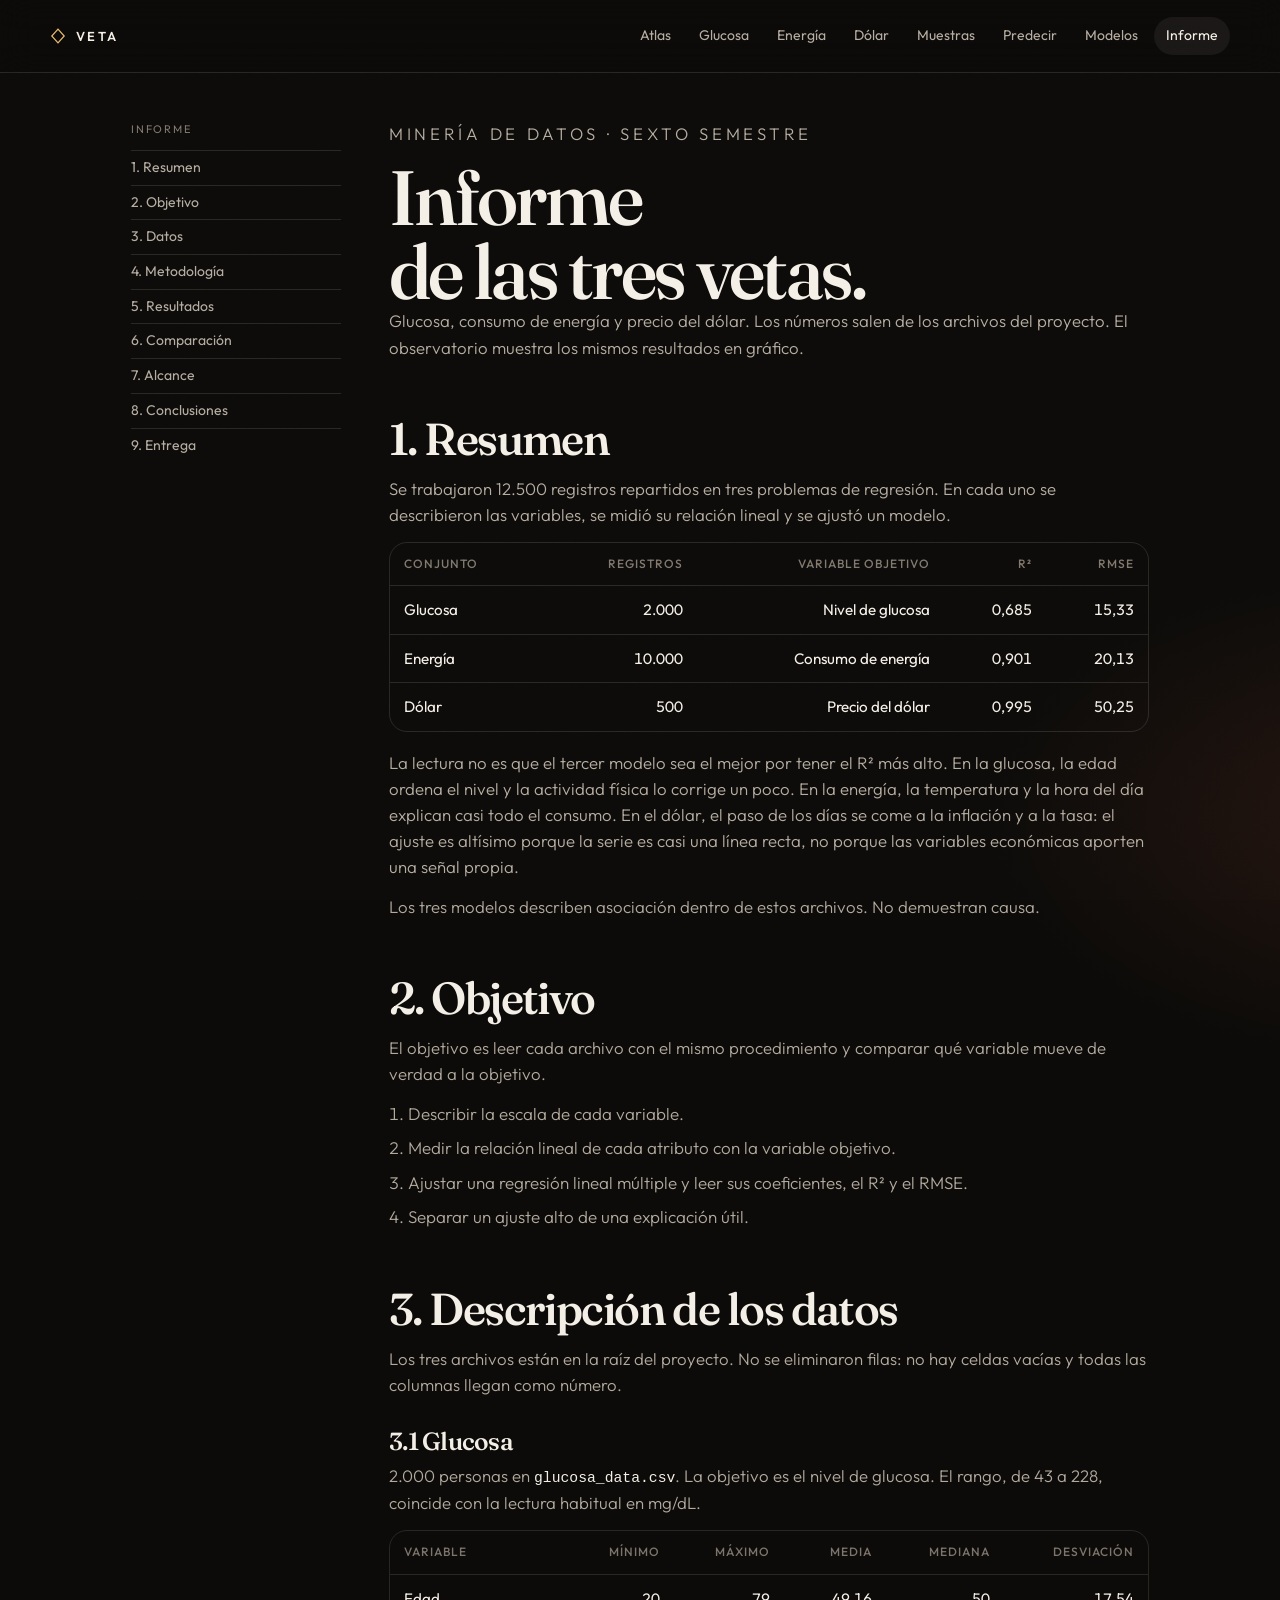
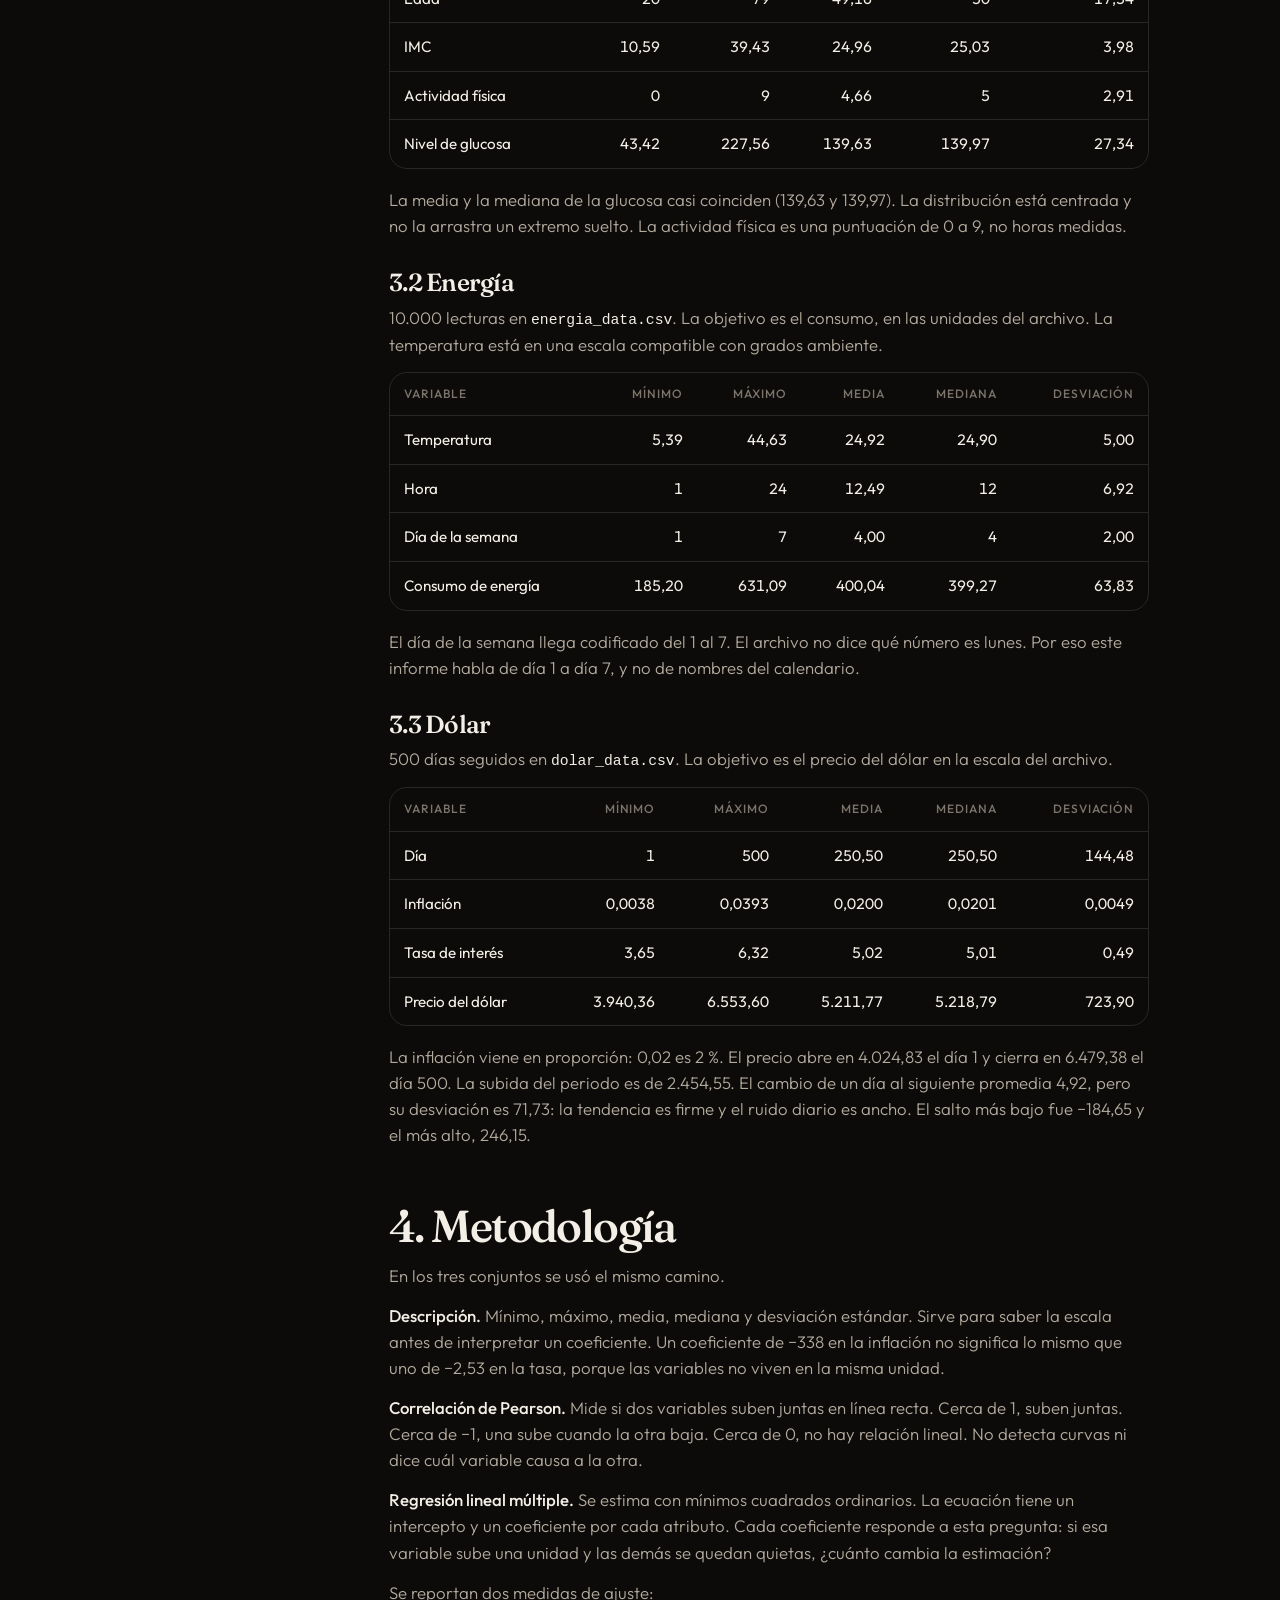
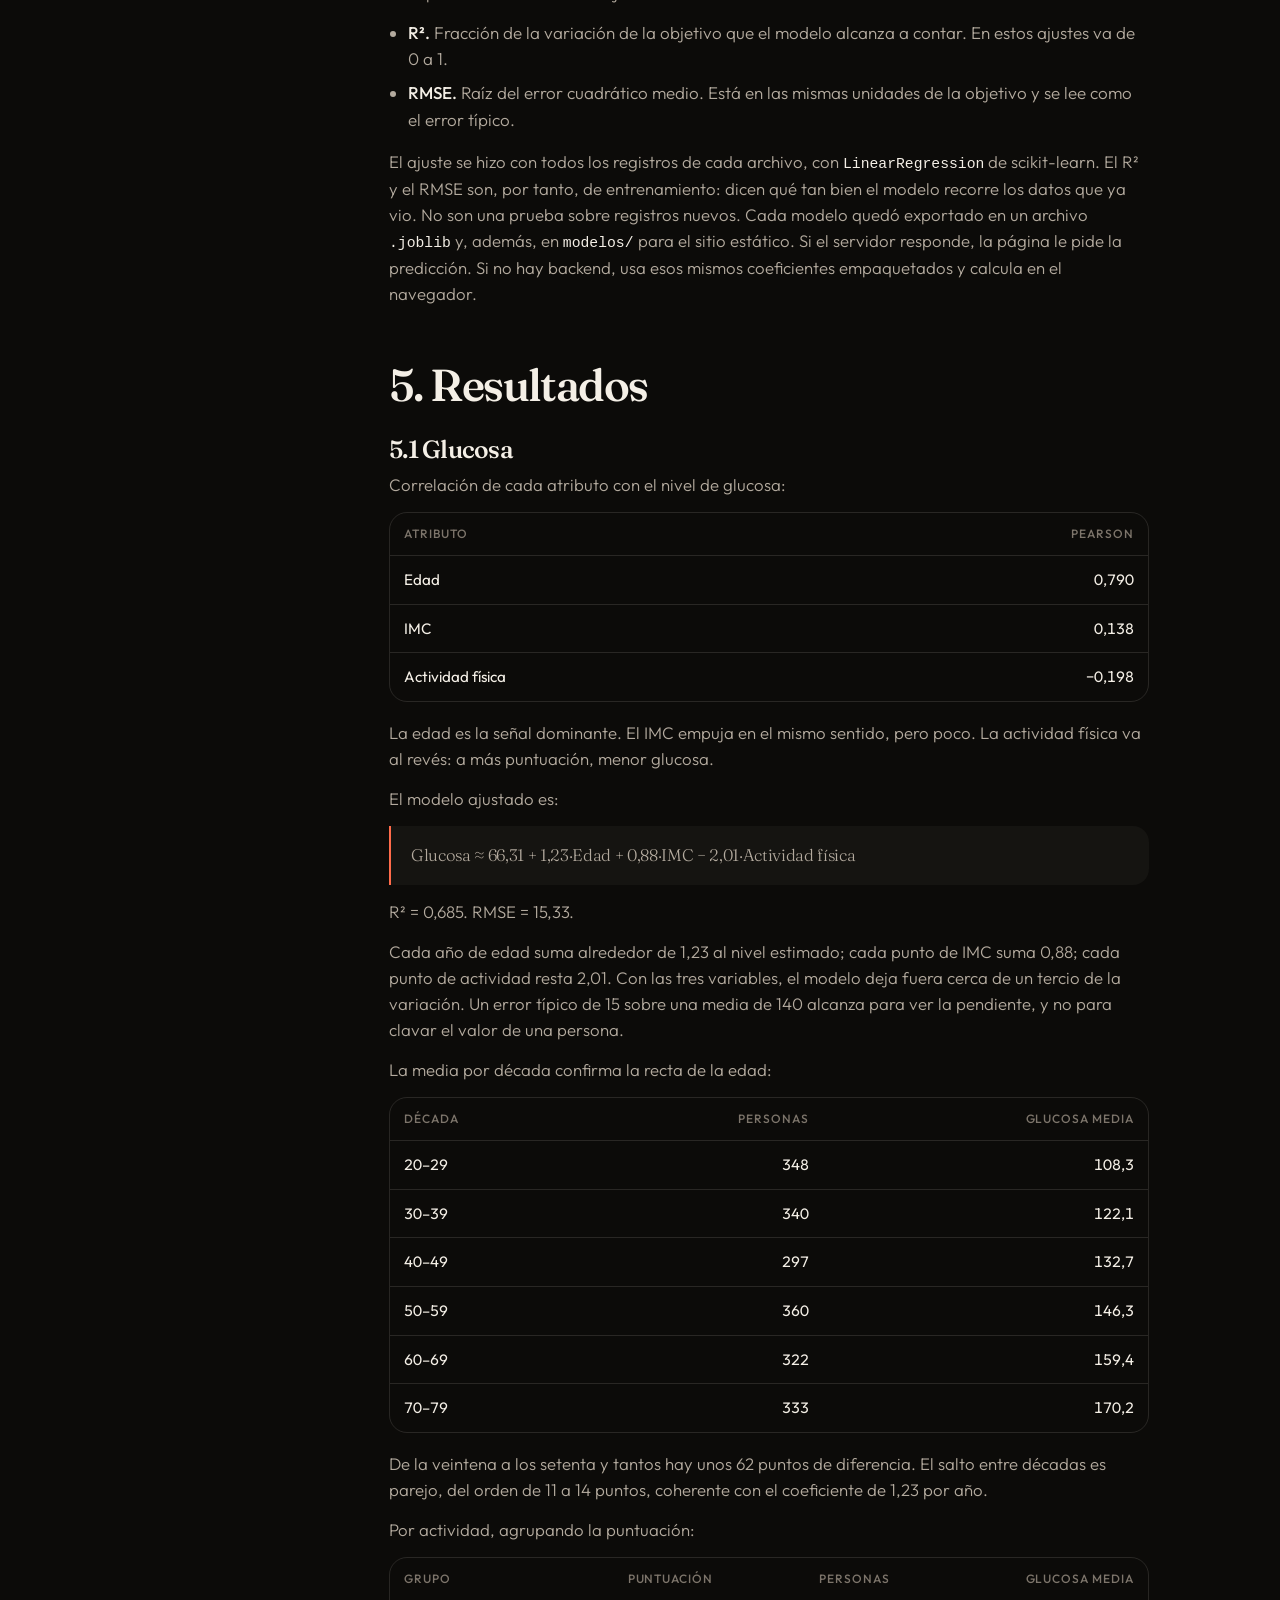
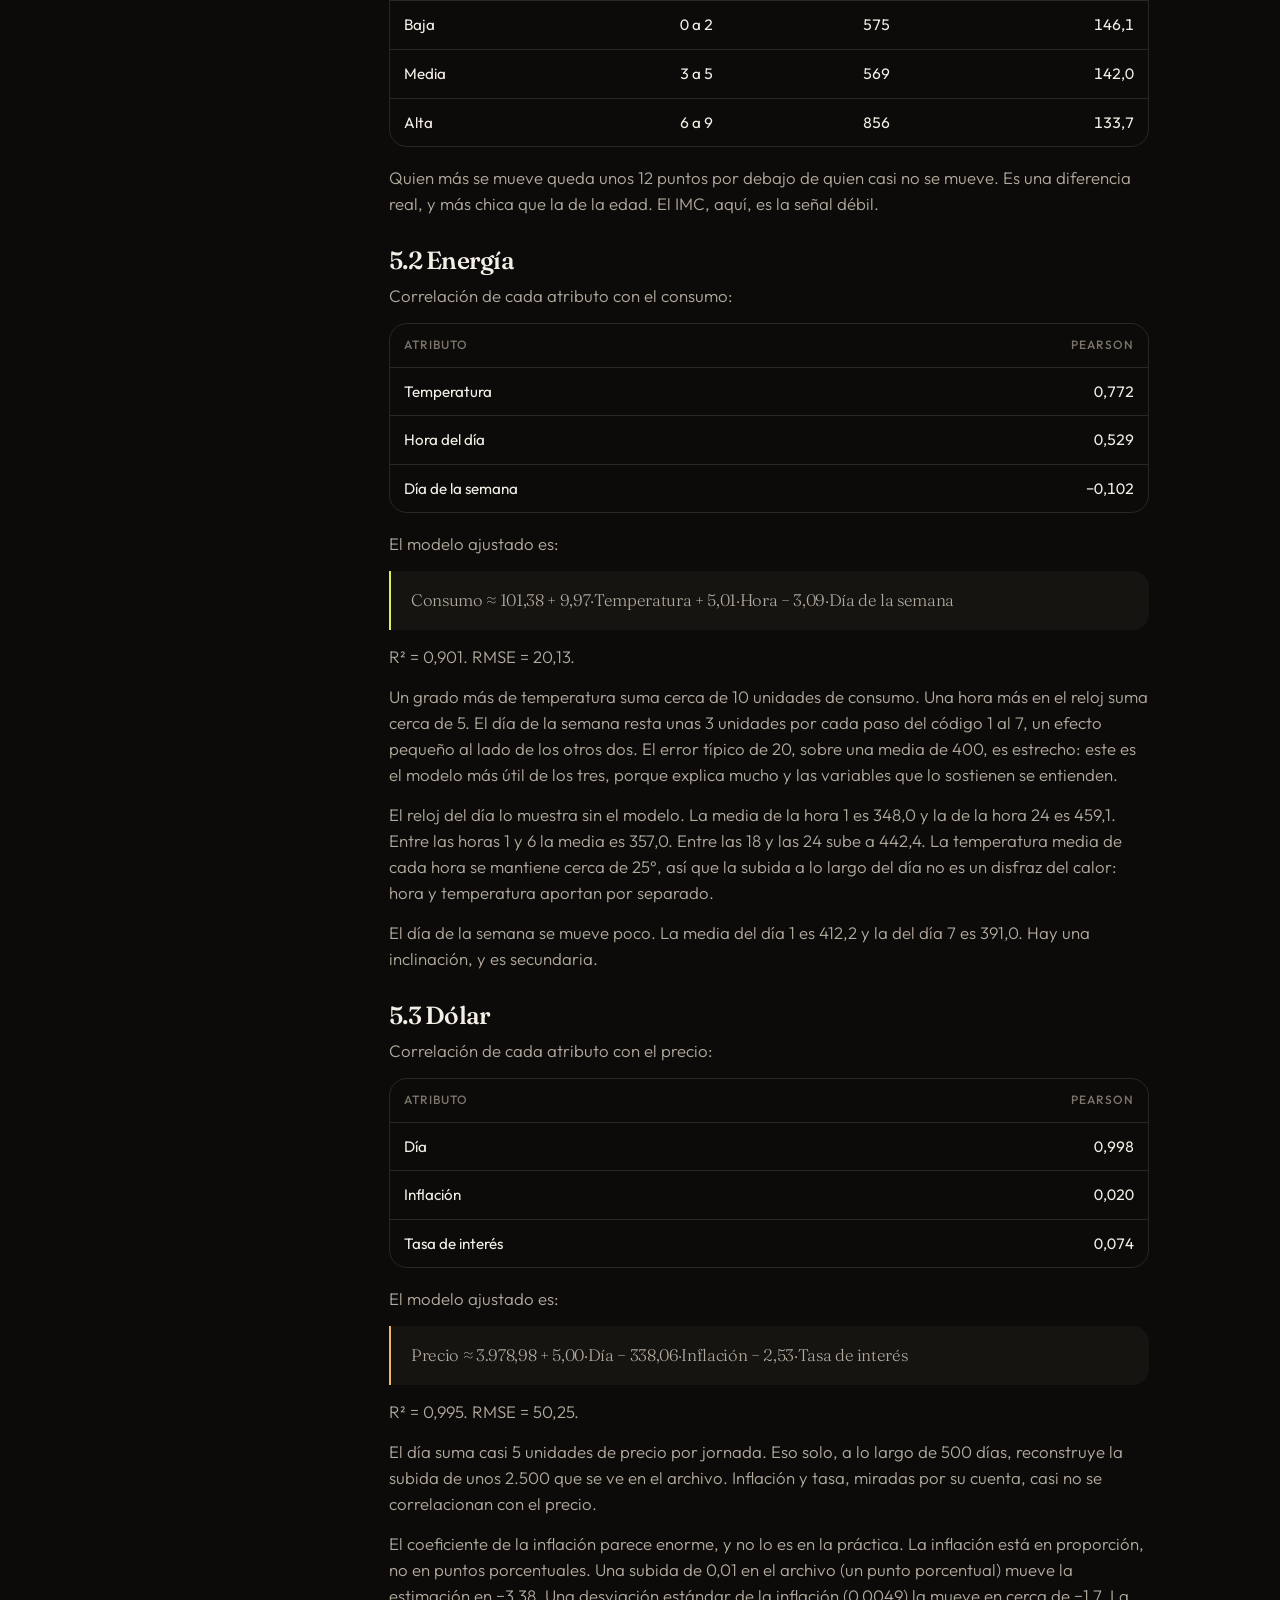
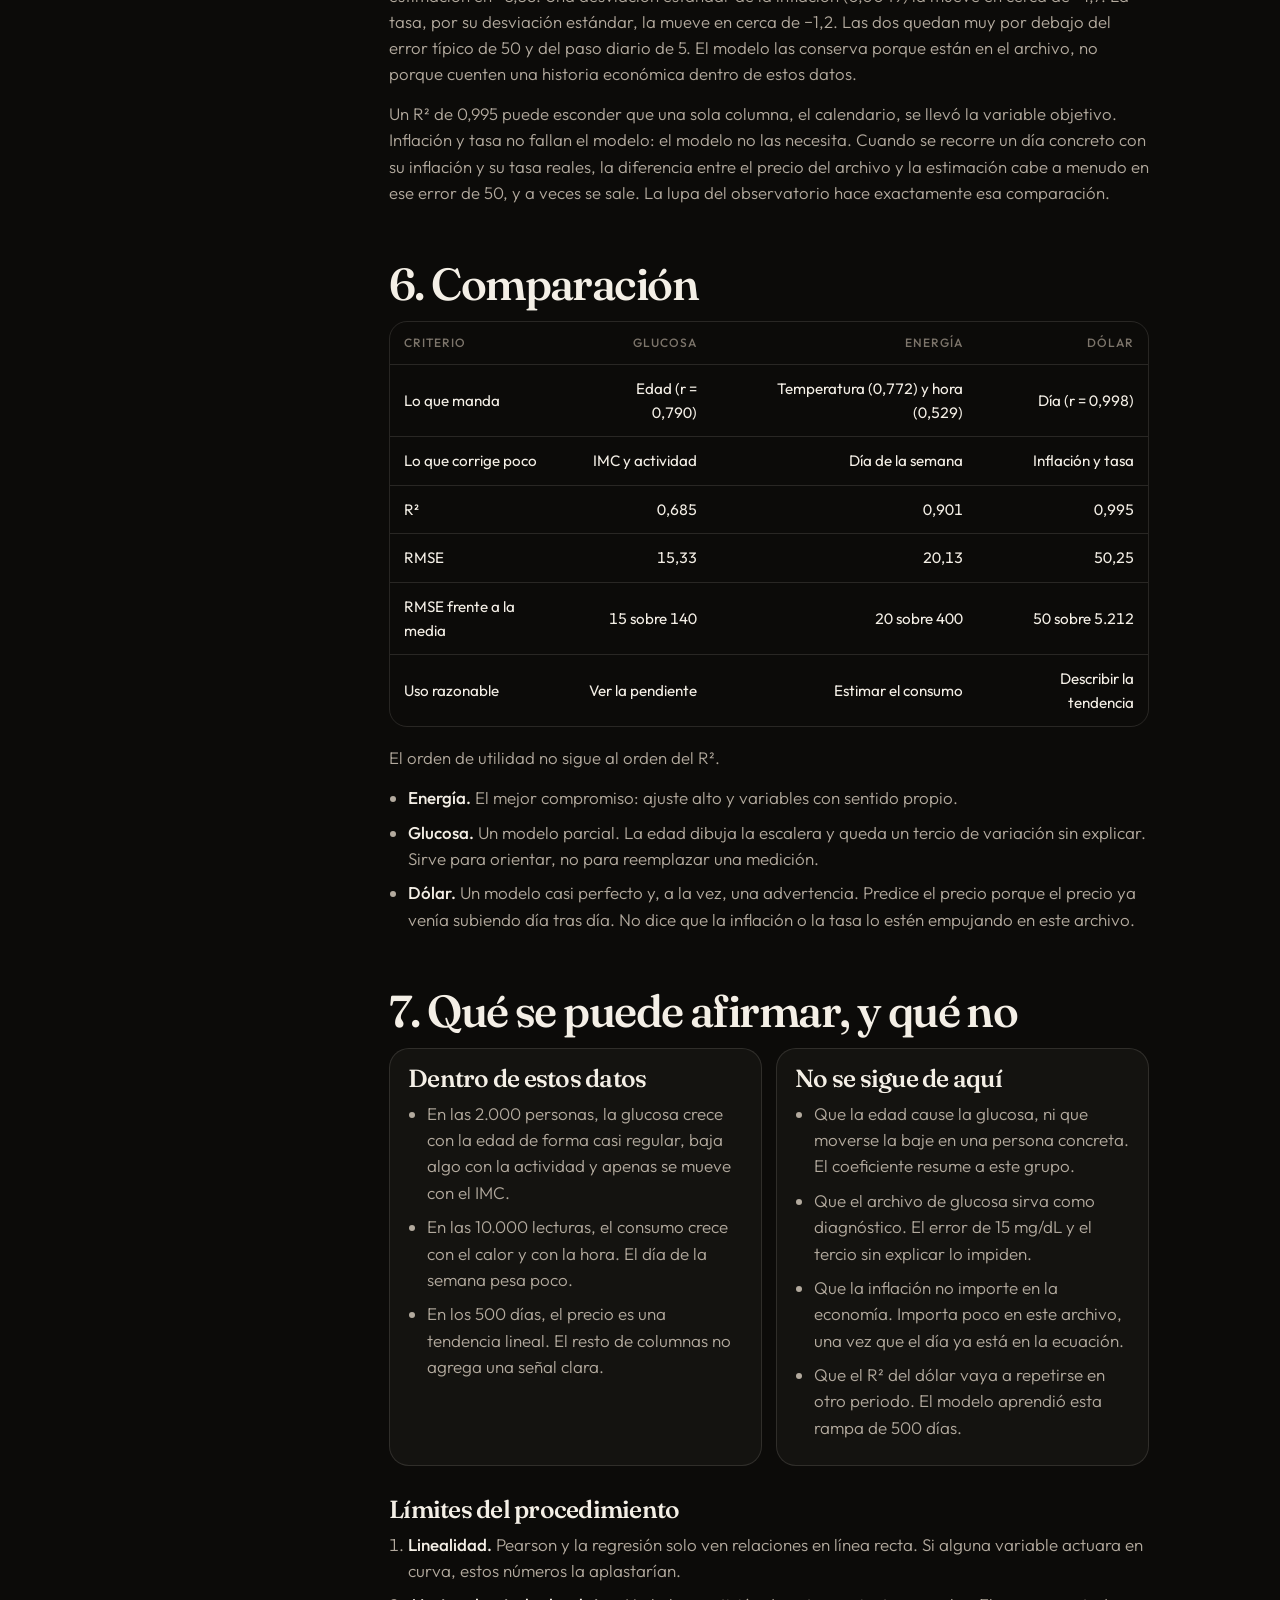
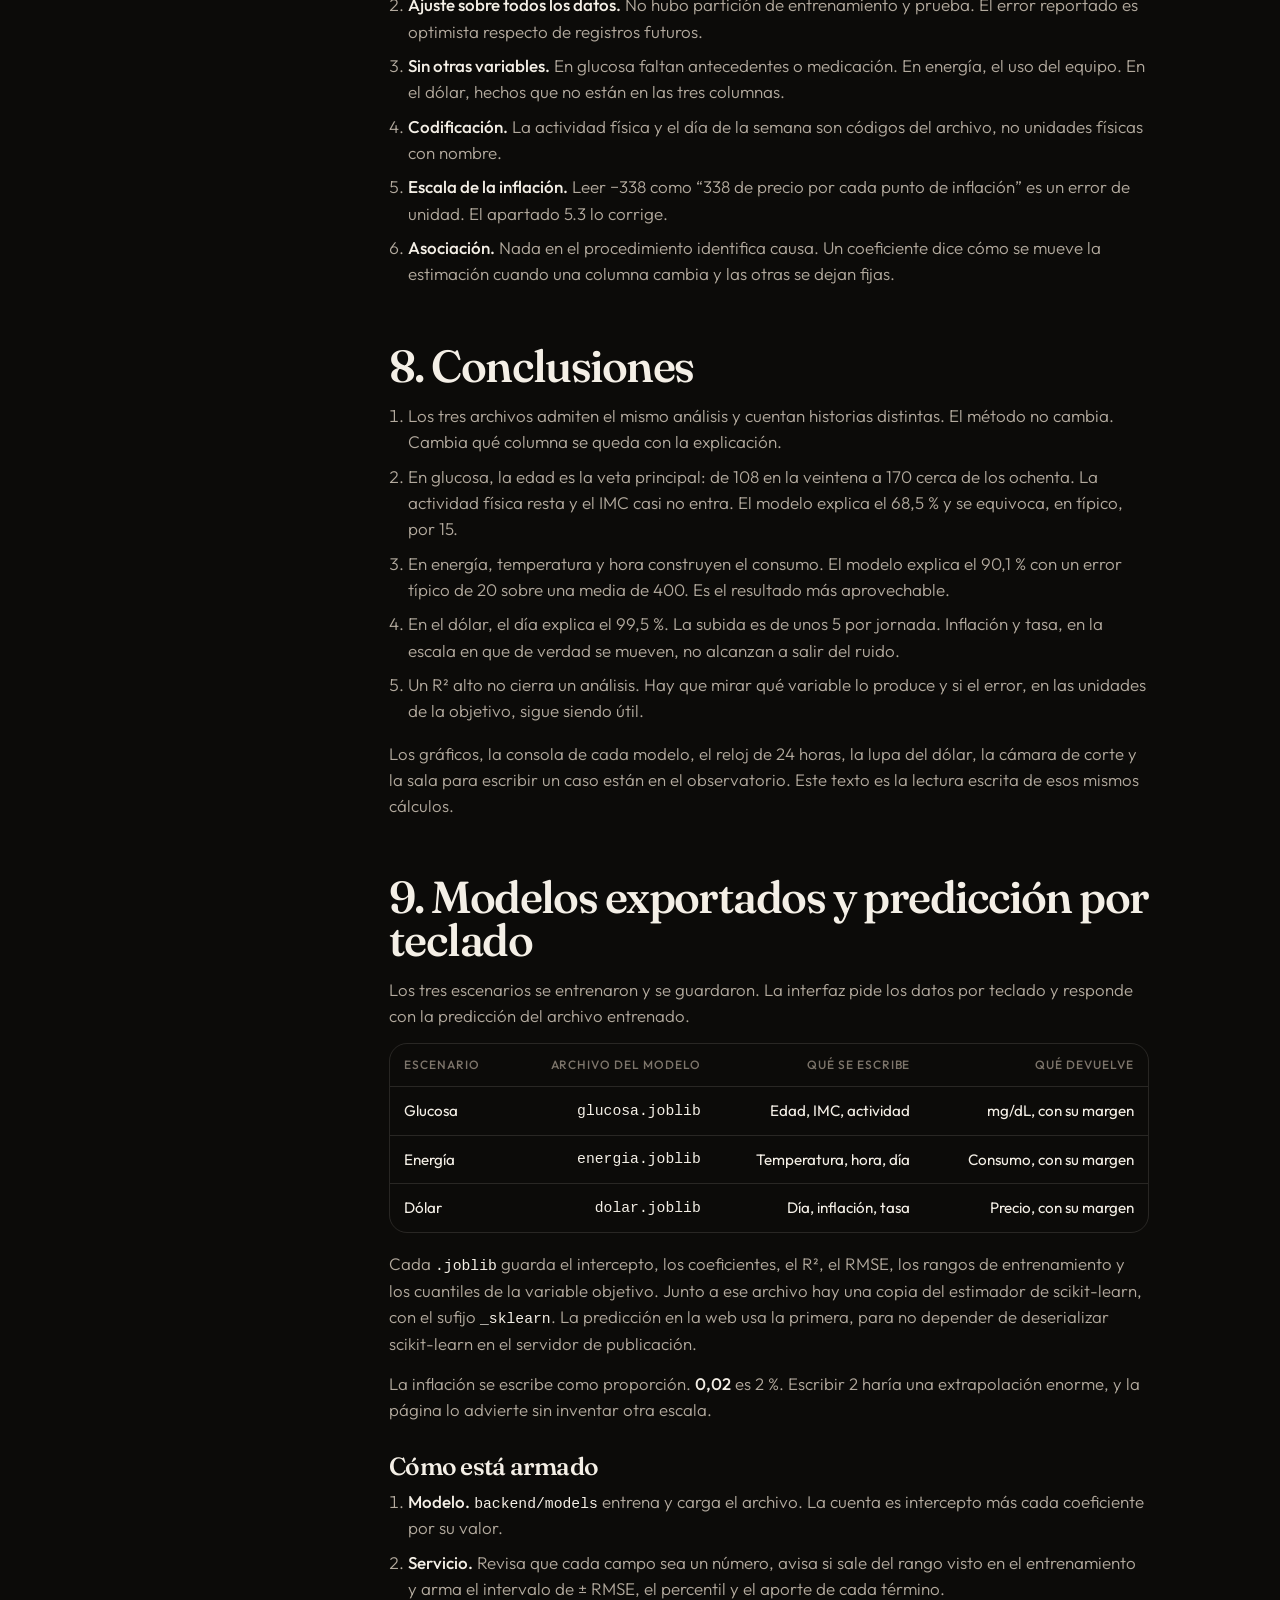
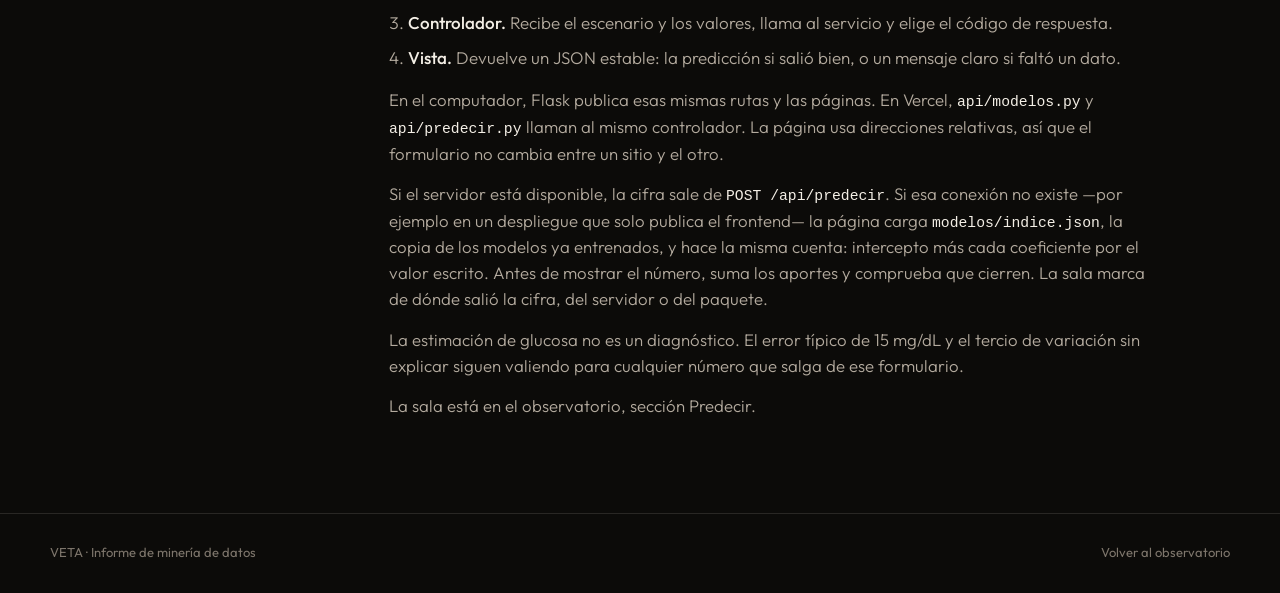
<file: informe.html>
<!DOCTYPE html>
<html lang="es">
<head>
  <meta charset="UTF-8" />
  <meta name="viewport" content="width=device-width, initial-scale=1" />
  <meta name="theme-color" content="#0c0b09" />
  <title>Informe — VETA</title>
  <meta name="description" content="Informe de minería de datos sobre glucosa, consumo de energía y precio del dólar." />
  <link rel="icon" href="data:image/svg+xml,%3Csvg xmlns='http://www.w3.org/2000/svg' viewBox='0 0 32 32'%3E%3Crect fill='%230c0b09' width='32' height='32'/%3E%3Cpath d='M16 4l8 12-8 12-8-12z' fill='none' stroke='%23e8b86d' stroke-width='1.6'/%3E%3C/svg%3E" />
  <link rel="preconnect" href="https://fonts.googleapis.com" />
  <link rel="preconnect" href="https://fonts.gstatic.com" crossorigin />
  <link href="https://fonts.googleapis.com/css2?family=Fraunces:ital,opsz,wght@0,9..144,460;0,9..144,560;1,9..144,460&family=Outfit:wght@300;400;500;600&display=swap" rel="stylesheet" />
  <link rel="stylesheet" href="css/estilos.css" />
</head>
<body>
  <div class="progreso" id="progreso"></div>
  <header class="nav">
    <div class="nav-inner">
      <a class="marca" href="index.html" aria-label="VETA, observatorio">
        <svg width="16" height="16" viewBox="0 0 16 16" aria-hidden="true">
          <path d="M8 1.2 14.2 8 8 14.8 1.8 8Z" fill="none" stroke="#e8b86d" stroke-width="1.2"/>
        </svg>
        VETA
      </a>
      <nav class="nav-links" aria-label="Secciones">
        <a href="index.html#atlas">Atlas</a>
        <a href="index.html#glucosa">Glucosa</a>
        <a href="index.html#energia">Energía</a>
        <a href="index.html#dolar">Dólar</a>
        <a href="index.html#muestras">Muestras</a>
        <a href="index.html#predecir">Predecir</a>
        <a href="index.html#modelos">Modelos</a>
        <a href="informe.html" class="activo" aria-current="page">Informe</a>
      </nav>
    </div>
  </header>

  <main class="doc">
    <div class="contenedor doc-grid">
      <nav class="indice-doc" aria-label="Contenido del informe">
        <p>Informe</p>
        <a href="#resumen">1. Resumen</a>
        <a href="#objetivo">2. Objetivo</a>
        <a href="#datos">3. Datos</a>
        <a href="#metodo">4. Metodología</a>
        <a href="#resultados">5. Resultados</a>
        <a href="#comparacion">6. Comparación</a>
        <a href="#alcance">7. Alcance</a>
        <a href="#conclusiones">8. Conclusiones</a>
        <a href="#entrega">9. Entrega</a>
      </nav>

      <article class="papel">
        <header class="portada-doc" id="inicio">
          <p class="ceja">Minería de datos · sexto semestre</p>
          <h1>Informe<br>de las tres vetas.</h1>
          <p class="firma-doc">Glucosa, consumo de energía y precio del dólar. Los números salen de los archivos del proyecto. El observatorio muestra los mismos resultados en gráfico.</p>
        </header>

        <section id="resumen">
          <h2>1. Resumen</h2>
          <p>Se trabajaron 12.500 registros repartidos en tres problemas de regresión. En cada uno se describieron las variables, se midió su relación lineal y se ajustó un modelo.</p>
          <div class="tabla-envoltorio">
            <table>
              <thead>
                <tr><th>Conjunto</th><th>Registros</th><th>Variable objetivo</th><th>R²</th><th>RMSE</th></tr>
              </thead>
              <tbody>
                <tr><td>Glucosa</td><td>2.000</td><td>Nivel de glucosa</td><td>0,685</td><td>15,33</td></tr>
                <tr><td>Energía</td><td>10.000</td><td>Consumo de energía</td><td>0,901</td><td>20,13</td></tr>
                <tr><td>Dólar</td><td>500</td><td>Precio del dólar</td><td>0,995</td><td>50,25</td></tr>
              </tbody>
            </table>
          </div>
          <p>La lectura no es que el tercer modelo sea el mejor por tener el R² más alto. En la glucosa, la edad ordena el nivel y la actividad física lo corrige un poco. En la energía, la temperatura y la hora del día explican casi todo el consumo. En el dólar, el paso de los días se come a la inflación y a la tasa: el ajuste es altísimo porque la serie es casi una línea recta, no porque las variables económicas aporten una señal propia.</p>
          <p>Los tres modelos describen asociación dentro de estos archivos. No demuestran causa.</p>
        </section>

        <section id="objetivo">
          <h2>2. Objetivo</h2>
          <p>El objetivo es leer cada archivo con el mismo procedimiento y comparar qué variable mueve de verdad a la objetivo.</p>
          <ol>
            <li>Describir la escala de cada variable.</li>
            <li>Medir la relación lineal de cada atributo con la variable objetivo.</li>
            <li>Ajustar una regresión lineal múltiple y leer sus coeficientes, el R² y el RMSE.</li>
            <li>Separar un ajuste alto de una explicación útil.</li>
          </ol>
        </section>

        <section id="datos">
          <h2>3. Descripción de los datos</h2>
          <p>Los tres archivos están en la raíz del proyecto. No se eliminaron filas: no hay celdas vacías y todas las columnas llegan como número.</p>

          <h3>3.1 Glucosa</h3>
          <p>2.000 personas en <span class="codigo">glucosa_data.csv</span>. La objetivo es el nivel de glucosa. El rango, de 43 a 228, coincide con la lectura habitual en mg/dL.</p>
          <div class="tabla-envoltorio">
            <table>
              <thead>
                <tr><th>Variable</th><th>Mínimo</th><th>Máximo</th><th>Media</th><th>Mediana</th><th>Desviación</th></tr>
              </thead>
              <tbody>
                <tr><td>Edad</td><td>20</td><td>79</td><td>49,16</td><td>50</td><td>17,54</td></tr>
                <tr><td>IMC</td><td>10,59</td><td>39,43</td><td>24,96</td><td>25,03</td><td>3,98</td></tr>
                <tr><td>Actividad física</td><td>0</td><td>9</td><td>4,66</td><td>5</td><td>2,91</td></tr>
                <tr><td>Nivel de glucosa</td><td>43,42</td><td>227,56</td><td>139,63</td><td>139,97</td><td>27,34</td></tr>
              </tbody>
            </table>
          </div>
          <p>La media y la mediana de la glucosa casi coinciden (139,63 y 139,97). La distribución está centrada y no la arrastra un extremo suelto. La actividad física es una puntuación de 0 a 9, no horas medidas.</p>

          <h3>3.2 Energía</h3>
          <p>10.000 lecturas en <span class="codigo">energia_data.csv</span>. La objetivo es el consumo, en las unidades del archivo. La temperatura está en una escala compatible con grados ambiente.</p>
          <div class="tabla-envoltorio">
            <table>
              <thead>
                <tr><th>Variable</th><th>Mínimo</th><th>Máximo</th><th>Media</th><th>Mediana</th><th>Desviación</th></tr>
              </thead>
              <tbody>
                <tr><td>Temperatura</td><td>5,39</td><td>44,63</td><td>24,92</td><td>24,90</td><td>5,00</td></tr>
                <tr><td>Hora</td><td>1</td><td>24</td><td>12,49</td><td>12</td><td>6,92</td></tr>
                <tr><td>Día de la semana</td><td>1</td><td>7</td><td>4,00</td><td>4</td><td>2,00</td></tr>
                <tr><td>Consumo de energía</td><td>185,20</td><td>631,09</td><td>400,04</td><td>399,27</td><td>63,83</td></tr>
              </tbody>
            </table>
          </div>
          <p>El día de la semana llega codificado del 1 al 7. El archivo no dice qué número es lunes. Por eso este informe habla de día 1 a día 7, y no de nombres del calendario.</p>

          <h3>3.3 Dólar</h3>
          <p>500 días seguidos en <span class="codigo">dolar_data.csv</span>. La objetivo es el precio del dólar en la escala del archivo.</p>
          <div class="tabla-envoltorio">
            <table>
              <thead>
                <tr><th>Variable</th><th>Mínimo</th><th>Máximo</th><th>Media</th><th>Mediana</th><th>Desviación</th></tr>
              </thead>
              <tbody>
                <tr><td>Día</td><td>1</td><td>500</td><td>250,50</td><td>250,50</td><td>144,48</td></tr>
                <tr><td>Inflación</td><td>0,0038</td><td>0,0393</td><td>0,0200</td><td>0,0201</td><td>0,0049</td></tr>
                <tr><td>Tasa de interés</td><td>3,65</td><td>6,32</td><td>5,02</td><td>5,01</td><td>0,49</td></tr>
                <tr><td>Precio del dólar</td><td>3.940,36</td><td>6.553,60</td><td>5.211,77</td><td>5.218,79</td><td>723,90</td></tr>
              </tbody>
            </table>
          </div>
          <p>La inflación viene en proporción: 0,02 es 2 %. El precio abre en 4.024,83 el día 1 y cierra en 6.479,38 el día 500. La subida del periodo es de 2.454,55. El cambio de un día al siguiente promedia 4,92, pero su desviación es 71,73: la tendencia es firme y el ruido diario es ancho. El salto más bajo fue −184,65 y el más alto, 246,15.</p>
        </section>

        <section id="metodo">
          <h2>4. Metodología</h2>
          <p>En los tres conjuntos se usó el mismo camino.</p>
          <p><strong>Descripción.</strong> Mínimo, máximo, media, mediana y desviación estándar. Sirve para saber la escala antes de interpretar un coeficiente. Un coeficiente de −338 en la inflación no significa lo mismo que uno de −2,53 en la tasa, porque las variables no viven en la misma unidad.</p>
          <p><strong>Correlación de Pearson.</strong> Mide si dos variables suben juntas en línea recta. Cerca de 1, suben juntas. Cerca de −1, una sube cuando la otra baja. Cerca de 0, no hay relación lineal. No detecta curvas ni dice cuál variable causa a la otra.</p>
          <p><strong>Regresión lineal múltiple.</strong> Se estima con mínimos cuadrados ordinarios. La ecuación tiene un intercepto y un coeficiente por cada atributo. Cada coeficiente responde a esta pregunta: si esa variable sube una unidad y las demás se quedan quietas, ¿cuánto cambia la estimación?</p>
          <p>Se reportan dos medidas de ajuste:</p>
          <ul>
            <li><strong>R².</strong> Fracción de la variación de la objetivo que el modelo alcanza a contar. En estos ajustes va de 0 a 1.</li>
            <li><strong>RMSE.</strong> Raíz del error cuadrático medio. Está en las mismas unidades de la objetivo y se lee como el error típico.</li>
          </ul>
          <p>El ajuste se hizo con todos los registros de cada archivo, con <span class="codigo">LinearRegression</span> de scikit-learn. El R² y el RMSE son, por tanto, de entrenamiento: dicen qué tan bien el modelo recorre los datos que ya vio. No son una prueba sobre registros nuevos. Cada modelo quedó exportado en un archivo <span class="codigo">.joblib</span> y, además, en <span class="codigo">modelos/</span> para el sitio estático. Si el servidor responde, la página le pide la predicción. Si no hay backend, usa esos mismos coeficientes empaquetados y calcula en el navegador.</p>
        </section>

        <section id="resultados">
          <h2>5. Resultados</h2>

          <h3>5.1 Glucosa</h3>
          <p>Correlación de cada atributo con el nivel de glucosa:</p>
          <div class="tabla-envoltorio">
            <table>
              <thead><tr><th>Atributo</th><th>Pearson</th></tr></thead>
              <tbody>
                <tr><td>Edad</td><td>0,790</td></tr>
                <tr><td>IMC</td><td>0,138</td></tr>
                <tr><td>Actividad física</td><td>−0,198</td></tr>
              </tbody>
            </table>
          </div>
          <p>La edad es la señal dominante. El IMC empuja en el mismo sentido, pero poco. La actividad física va al revés: a más puntuación, menor glucosa.</p>
          <p>El modelo ajustado es:</p>
          <p class="ecuacion-bloque" style="--accent: var(--glucosa)">Glucosa ≈ 66,31 + 1,23·Edad + 0,88·IMC − 2,01·Actividad física</p>
          <p>R² = 0,685. RMSE = 15,33.</p>
          <p>Cada año de edad suma alrededor de 1,23 al nivel estimado; cada punto de IMC suma 0,88; cada punto de actividad resta 2,01. Con las tres variables, el modelo deja fuera cerca de un tercio de la variación. Un error típico de 15 sobre una media de 140 alcanza para ver la pendiente, y no para clavar el valor de una persona.</p>
          <p>La media por década confirma la recta de la edad:</p>
          <div class="tabla-envoltorio">
            <table>
              <thead><tr><th>Década</th><th>Personas</th><th>Glucosa media</th></tr></thead>
              <tbody>
                <tr><td>20–29</td><td>348</td><td>108,3</td></tr>
                <tr><td>30–39</td><td>340</td><td>122,1</td></tr>
                <tr><td>40–49</td><td>297</td><td>132,7</td></tr>
                <tr><td>50–59</td><td>360</td><td>146,3</td></tr>
                <tr><td>60–69</td><td>322</td><td>159,4</td></tr>
                <tr><td>70–79</td><td>333</td><td>170,2</td></tr>
              </tbody>
            </table>
          </div>
          <p>De la veintena a los setenta y tantos hay unos 62 puntos de diferencia. El salto entre décadas es parejo, del orden de 11 a 14 puntos, coherente con el coeficiente de 1,23 por año.</p>
          <p>Por actividad, agrupando la puntuación:</p>
          <div class="tabla-envoltorio">
            <table>
              <thead><tr><th>Grupo</th><th>Puntuación</th><th>Personas</th><th>Glucosa media</th></tr></thead>
              <tbody>
                <tr><td>Baja</td><td>0 a 2</td><td>575</td><td>146,1</td></tr>
                <tr><td>Media</td><td>3 a 5</td><td>569</td><td>142,0</td></tr>
                <tr><td>Alta</td><td>6 a 9</td><td>856</td><td>133,7</td></tr>
              </tbody>
            </table>
          </div>
          <p>Quien más se mueve queda unos 12 puntos por debajo de quien casi no se mueve. Es una diferencia real, y más chica que la de la edad. El IMC, aquí, es la señal débil.</p>

          <h3>5.2 Energía</h3>
          <p>Correlación de cada atributo con el consumo:</p>
          <div class="tabla-envoltorio">
            <table>
              <thead><tr><th>Atributo</th><th>Pearson</th></tr></thead>
              <tbody>
                <tr><td>Temperatura</td><td>0,772</td></tr>
                <tr><td>Hora del día</td><td>0,529</td></tr>
                <tr><td>Día de la semana</td><td>−0,102</td></tr>
              </tbody>
            </table>
          </div>
          <p>El modelo ajustado es:</p>
          <p class="ecuacion-bloque" style="--accent: var(--energia)">Consumo ≈ 101,38 + 9,97·Temperatura + 5,01·Hora − 3,09·Día de la semana</p>
          <p>R² = 0,901. RMSE = 20,13.</p>
          <p>Un grado más de temperatura suma cerca de 10 unidades de consumo. Una hora más en el reloj suma cerca de 5. El día de la semana resta unas 3 unidades por cada paso del código 1 al 7, un efecto pequeño al lado de los otros dos. El error típico de 20, sobre una media de 400, es estrecho: este es el modelo más útil de los tres, porque explica mucho y las variables que lo sostienen se entienden.</p>
          <p>El reloj del día lo muestra sin el modelo. La media de la hora 1 es 348,0 y la de la hora 24 es 459,1. Entre las horas 1 y 6 la media es 357,0. Entre las 18 y las 24 sube a 442,4. La temperatura media de cada hora se mantiene cerca de 25°, así que la subida a lo largo del día no es un disfraz del calor: hora y temperatura aportan por separado.</p>
          <p>El día de la semana se mueve poco. La media del día 1 es 412,2 y la del día 7 es 391,0. Hay una inclinación, y es secundaria.</p>

          <h3>5.3 Dólar</h3>
          <p>Correlación de cada atributo con el precio:</p>
          <div class="tabla-envoltorio">
            <table>
              <thead><tr><th>Atributo</th><th>Pearson</th></tr></thead>
              <tbody>
                <tr><td>Día</td><td>0,998</td></tr>
                <tr><td>Inflación</td><td>0,020</td></tr>
                <tr><td>Tasa de interés</td><td>0,074</td></tr>
              </tbody>
            </table>
          </div>
          <p>El modelo ajustado es:</p>
          <p class="ecuacion-bloque" style="--accent: var(--dolar)">Precio ≈ 3.978,98 + 5,00·Día − 338,06·Inflación − 2,53·Tasa de interés</p>
          <p>R² = 0,995. RMSE = 50,25.</p>
          <p>El día suma casi 5 unidades de precio por jornada. Eso solo, a lo largo de 500 días, reconstruye la subida de unos 2.500 que se ve en el archivo. Inflación y tasa, miradas por su cuenta, casi no se correlacionan con el precio.</p>
          <p>El coeficiente de la inflación parece enorme, y no lo es en la práctica. La inflación está en proporción, no en puntos porcentuales. Una subida de 0,01 en el archivo (un punto porcentual) mueve la estimación en −3,38. Una desviación estándar de la inflación (0,0049) la mueve en cerca de −1,7. La tasa, por su desviación estándar, la mueve en cerca de −1,2. Las dos quedan muy por debajo del error típico de 50 y del paso diario de 5. El modelo las conserva porque están en el archivo, no porque cuenten una historia económica dentro de estos datos.</p>
          <p>Un R² de 0,995 puede esconder que una sola columna, el calendario, se llevó la variable objetivo. Inflación y tasa no fallan el modelo: el modelo no las necesita. Cuando se recorre un día concreto con su inflación y su tasa reales, la diferencia entre el precio del archivo y la estimación cabe a menudo en ese error de 50, y a veces se sale. La lupa del observatorio hace exactamente esa comparación.</p>
        </section>

        <section id="comparacion">
          <h2>6. Comparación</h2>
          <div class="tabla-envoltorio">
            <table>
              <thead>
                <tr><th>Criterio</th><th>Glucosa</th><th>Energía</th><th>Dólar</th></tr>
              </thead>
              <tbody>
                <tr><td>Lo que manda</td><td>Edad (r = 0,790)</td><td>Temperatura (0,772) y hora (0,529)</td><td>Día (r = 0,998)</td></tr>
                <tr><td>Lo que corrige poco</td><td>IMC y actividad</td><td>Día de la semana</td><td>Inflación y tasa</td></tr>
                <tr><td>R²</td><td>0,685</td><td>0,901</td><td>0,995</td></tr>
                <tr><td>RMSE</td><td>15,33</td><td>20,13</td><td>50,25</td></tr>
                <tr><td>RMSE frente a la media</td><td>15 sobre 140</td><td>20 sobre 400</td><td>50 sobre 5.212</td></tr>
                <tr><td>Uso razonable</td><td>Ver la pendiente</td><td>Estimar el consumo</td><td>Describir la tendencia</td></tr>
              </tbody>
            </table>
          </div>
          <p>El orden de utilidad no sigue al orden del R².</p>
          <ul>
            <li><strong>Energía.</strong> El mejor compromiso: ajuste alto y variables con sentido propio.</li>
            <li><strong>Glucosa.</strong> Un modelo parcial. La edad dibuja la escalera y queda un tercio de variación sin explicar. Sirve para orientar, no para reemplazar una medición.</li>
            <li><strong>Dólar.</strong> Un modelo casi perfecto y, a la vez, una advertencia. Predice el precio porque el precio ya venía subiendo día tras día. No dice que la inflación o la tasa lo estén empujando en este archivo.</li>
          </ul>
        </section>

        <section id="alcance">
          <h2>7. Qué se puede afirmar, y qué no</h2>
          <div class="dos-columnas">
            <div class="bloque-texto">
              <h3>Dentro de estos datos</h3>
              <ul>
                <li>En las 2.000 personas, la glucosa crece con la edad de forma casi regular, baja algo con la actividad y apenas se mueve con el IMC.</li>
                <li>En las 10.000 lecturas, el consumo crece con el calor y con la hora. El día de la semana pesa poco.</li>
                <li>En los 500 días, el precio es una tendencia lineal. El resto de columnas no agrega una señal clara.</li>
              </ul>
            </div>
            <div class="bloque-texto">
              <h3>No se sigue de aquí</h3>
              <ul>
                <li>Que la edad cause la glucosa, ni que moverse la baje en una persona concreta. El coeficiente resume a este grupo.</li>
                <li>Que el archivo de glucosa sirva como diagnóstico. El error de 15 mg/dL y el tercio sin explicar lo impiden.</li>
                <li>Que la inflación no importe en la economía. Importa poco en este archivo, una vez que el día ya está en la ecuación.</li>
                <li>Que el R² del dólar vaya a repetirse en otro periodo. El modelo aprendió esta rampa de 500 días.</li>
              </ul>
            </div>
          </div>
          <h3>Límites del procedimiento</h3>
          <ol>
            <li><strong>Linealidad.</strong> Pearson y la regresión solo ven relaciones en línea recta. Si alguna variable actuara en curva, estos números la aplastarían.</li>
            <li><strong>Ajuste sobre todos los datos.</strong> No hubo partición de entrenamiento y prueba. El error reportado es optimista respecto de registros futuros.</li>
            <li><strong>Sin otras variables.</strong> En glucosa faltan antecedentes o medicación. En energía, el uso del equipo. En el dólar, hechos que no están en las tres columnas.</li>
            <li><strong>Codificación.</strong> La actividad física y el día de la semana son códigos del archivo, no unidades físicas con nombre.</li>
            <li><strong>Escala de la inflación.</strong> Leer −338 como “338 de precio por cada punto de inflación” es un error de unidad. El apartado 5.3 lo corrige.</li>
            <li><strong>Asociación.</strong> Nada en el procedimiento identifica causa. Un coeficiente dice cómo se mueve la estimación cuando una columna cambia y las otras se dejan fijas.</li>
          </ol>
        </section>

        <section id="conclusiones">
          <h2>8. Conclusiones</h2>
          <ol>
            <li>Los tres archivos admiten el mismo análisis y cuentan historias distintas. El método no cambia. Cambia qué columna se queda con la explicación.</li>
            <li>En glucosa, la edad es la veta principal: de 108 en la veintena a 170 cerca de los ochenta. La actividad física resta y el IMC casi no entra. El modelo explica el 68,5 % y se equivoca, en típico, por 15.</li>
            <li>En energía, temperatura y hora construyen el consumo. El modelo explica el 90,1 % con un error típico de 20 sobre una media de 400. Es el resultado más aprovechable.</li>
            <li>En el dólar, el día explica el 99,5 %. La subida es de unos 5 por jornada. Inflación y tasa, en la escala en que de verdad se mueven, no alcanzan a salir del ruido.</li>
            <li>Un R² alto no cierra un análisis. Hay que mirar qué variable lo produce y si el error, en las unidades de la objetivo, sigue siendo útil.</li>
          </ol>
          <p>Los gráficos, la consola de cada modelo, el reloj de 24 horas, la lupa del dólar, la cámara de corte y la sala para escribir un caso están en el <a href="index.html">observatorio</a>. Este texto es la lectura escrita de esos mismos cálculos.</p>
        </section>

        <section id="entrega">
          <h2>9. Modelos exportados y predicción por teclado</h2>
          <p>Los tres escenarios se entrenaron y se guardaron. La interfaz pide los datos por teclado y responde con la predicción del archivo entrenado.</p>
          <div class="tabla-envoltorio">
            <table>
              <thead>
                <tr><th>Escenario</th><th>Archivo del modelo</th><th>Qué se escribe</th><th>Qué devuelve</th></tr>
              </thead>
              <tbody>
                <tr>
                  <td>Glucosa</td>
                  <td class="codigo">glucosa.joblib</td>
                  <td>Edad, IMC, actividad</td>
                  <td>mg/dL, con su margen</td>
                </tr>
                <tr>
                  <td>Energía</td>
                  <td class="codigo">energia.joblib</td>
                  <td>Temperatura, hora, día</td>
                  <td>Consumo, con su margen</td>
                </tr>
                <tr>
                  <td>Dólar</td>
                  <td class="codigo">dolar.joblib</td>
                  <td>Día, inflación, tasa</td>
                  <td>Precio, con su margen</td>
                </tr>
              </tbody>
            </table>
          </div>
          <p>Cada <span class="codigo">.joblib</span> guarda el intercepto, los coeficientes, el R², el RMSE, los rangos de entrenamiento y los cuantiles de la variable objetivo. Junto a ese archivo hay una copia del estimador de scikit-learn, con el sufijo <span class="codigo">_sklearn</span>. La predicción en la web usa la primera, para no depender de deserializar scikit-learn en el servidor de publicación.</p>
          <p>La inflación se escribe como proporción. <strong>0,02</strong> es 2 %. Escribir 2 haría una extrapolación enorme, y la página lo advierte sin inventar otra escala.</p>
          <h3>Cómo está armado</h3>
          <ol>
            <li><strong>Modelo.</strong> <span class="codigo">backend/models</span> entrena y carga el archivo. La cuenta es intercepto más cada coeficiente por su valor.</li>
            <li><strong>Servicio.</strong> Revisa que cada campo sea un número, avisa si sale del rango visto en el entrenamiento y arma el intervalo de ± RMSE, el percentil y el aporte de cada término.</li>
            <li><strong>Controlador.</strong> Recibe el escenario y los valores, llama al servicio y elige el código de respuesta.</li>
            <li><strong>Vista.</strong> Devuelve un JSON estable: la predicción si salió bien, o un mensaje claro si faltó un dato.</li>
          </ol>
          <p>En el computador, Flask publica esas mismas rutas y las páginas. En Vercel, <span class="codigo">api/modelos.py</span> y <span class="codigo">api/predecir.py</span> llaman al mismo controlador. La página usa direcciones relativas, así que el formulario no cambia entre un sitio y el otro.</p>
          <p>Si el servidor está disponible, la cifra sale de <span class="codigo">POST /api/predecir</span>. Si esa conexión no existe —por ejemplo en un despliegue que solo publica el frontend— la página carga <span class="codigo">modelos/indice.json</span>, la copia de los modelos ya entrenados, y hace la misma cuenta: intercepto más cada coeficiente por el valor escrito. Antes de mostrar el número, suma los aportes y comprueba que cierren. La sala marca de dónde salió la cifra, del servidor o del paquete.</p>
          <p>La estimación de glucosa no es un diagnóstico. El error típico de 15 mg/dL y el tercio de variación sin explicar siguen valiendo para cualquier número que salga de ese formulario.</p>
          <p>La sala está en el observatorio, sección <a href="index.html#predecir">Predecir</a>.</p>
        </section>
      </article>
    </div>
  </main>

  <footer class="pie-pagina">
    <div class="contenedor">
      <span>VETA · Informe de minería de datos</span>
      <a href="index.html">Volver al observatorio</a>
    </div>
  </footer>
  <script>
    const barra = document.getElementById("progreso");
    const alMover = () => {
      const alto = document.documentElement.scrollHeight - window.innerHeight;
      barra.style.width = (alto > 0 ? (window.scrollY / alto) * 100 : 0) + "%";
    };
    window.addEventListener("scroll", alMover, { passive: true });
    alMover();
  </script>
</body>
</html>
</file>
<file: css/estilos.css>
:root {
  --bg: #0c0b09;
  --bg-2: #141310;
  --ink: #f4efe6;
  --muted: #b3aa9e;
  --dim: #7d756b;
  --line: rgba(244, 239, 230, 0.12);
  --line-strong: rgba(244, 239, 230, 0.22);
  --panel: rgba(244, 239, 230, 0.035);
  --glucosa: #ff6b4a;
  --energia: #d6f25c;
  --dolar: #e8b86d;
  --serif: "Fraunces", "Iowan Old Style", Palatino, Georgia, serif;
  --sans: "Outfit", "Avenir Next", "Segoe UI", sans-serif;
  --sombra: inset 0 1px 0 rgba(255, 255, 255, 0.05);
  --radio: 28px;
  --ancho: 1180px;
}

* { box-sizing: border-box; }

html { scroll-behavior: smooth; }

body {
  margin: 0;
  color: var(--ink);
  font-family: var(--sans);
  font-weight: 400;
  font-size: 17px;
  line-height: 1.55;
  background:
    radial-gradient(1000px 520px at 8% -10%, rgba(232, 184, 109, 0.16), transparent 58%),
    radial-gradient(820px 480px at 110% 8%, rgba(255, 107, 74, 0.1), transparent 52%),
    radial-gradient(700px 420px at 70% 110%, rgba(214, 242, 92, 0.06), transparent 50%),
    var(--bg);
  color-scheme: dark;
}

body::before {
  content: "";
  pointer-events: none;
  position: fixed;
  inset: 0;
  z-index: 50;
  opacity: 0.18;
  mix-blend-mode: overlay;
  background-image: url("data:image/svg+xml,%3Csvg xmlns='http://www.w3.org/2000/svg' width='180' height='180'%3E%3Cfilter id='n'%3E%3CfeTurbulence type='fractalNoise' baseFrequency='.8' numOctaves='2' stitchTiles='stitch'/%3E%3C/filter%3E%3Crect width='100%25' height='100%25' filter='url(%23n)'/%3E%3C/svg%3E");
}

::selection {
  background: rgba(232, 184, 109, 0.35);
  color: var(--ink);
}

a { color: inherit; text-decoration: none; }

img, svg { max-width: 100%; }

.progreso {
  position: fixed;
  top: 0;
  left: 0;
  height: 2px;
  width: 0;
  z-index: 60;
  background: linear-gradient(90deg, var(--glucosa), var(--dolar), var(--energia));
}

.nav {
  position: sticky;
  top: 0;
  z-index: 40;
  backdrop-filter: blur(18px);
  background: rgba(12, 11, 9, 0.72);
  border-bottom: 1px solid var(--line);
}

.nav-inner,
.contenedor {
  width: min(var(--ancho), calc(100% - 40px));
  margin: 0 auto;
}

.nav-inner {
  display: flex;
  align-items: center;
  justify-content: space-between;
  min-height: 72px;
  gap: 20px;
}

.marca {
  display: flex;
  align-items: center;
  gap: 10px;
  font-weight: 560;
  letter-spacing: 0.18em;
  font-size: 13px;
}

.marca svg { display: block; }

.nav-links {
  display: flex;
  flex-wrap: wrap;
  justify-content: flex-end;
  gap: 4px;
  align-items: center;
}

.nav-links a {
  color: var(--muted);
  font-size: 14px;
  padding: 8px 12px;
  border-radius: 999px;
}

.nav-links a:hover,
.nav-links a.activo {
  color: var(--ink);
  background: rgba(244, 239, 230, 0.06);
}

.hero {
  position: relative;
  min-height: calc(100vh - 72px);
  display: grid;
  align-items: center;
  padding: 48px 0 80px;
  overflow: hidden;
}

.hero-trazo {
  position: absolute;
  left: 0;
  right: 0;
  bottom: 0;
  width: 100%;
  height: 240px;
  opacity: 0.8;
  pointer-events: none;
  -webkit-mask-image: linear-gradient(90deg, transparent 0%, transparent 22%, #000 58%);
  mask-image: linear-gradient(90deg, transparent 0%, transparent 22%, #000 58%);
}

.hero-grid {
  position: relative;
  z-index: 1;
  display: grid;
  grid-template-columns: 1.35fr 0.75fr;
  gap: 48px;
  align-items: end;
}

.ceja {
  margin: 0 0 18px;
  color: var(--dolar);
  letter-spacing: 0.22em;
  text-transform: uppercase;
  font-size: 12px;
  font-weight: 500;
}

h1, h2, h3 {
  font-family: var(--serif);
  font-weight: 560;
  letter-spacing: -0.035em;
  line-height: 0.96;
  margin: 0;
}

h1 {
  font-size: clamp(4.4rem, 9vw, 8.1rem);
}

h1 em {
  font-style: italic;
  font-weight: 460;
  color: #f7d7a6;
}

.bajada {
  max-width: 460px;
  margin: 28px 0 0;
  color: var(--muted);
  font-size: 1.12rem;
  font-weight: 300;
}

.hero-meta {
  display: flex;
  gap: 28px;
  margin-top: 36px;
  padding-top: 22px;
  border-top: 1px solid var(--line);
}

.hero-meta strong {
  display: block;
  font-family: var(--serif);
  font-size: 1.7rem;
  font-weight: 560;
  letter-spacing: -0.03em;
}

.hero-meta span {
  color: var(--dim);
  font-size: 13px;
  letter-spacing: 0.04em;
}

.panel-hero {
  background: rgba(12, 11, 9, 0.55);
  border: 1px solid var(--line);
  border-radius: var(--radio);
  padding: 22px 22px 10px;
  box-shadow: var(--sombra);
  backdrop-filter: blur(8px);
}

.panel-hero p {
  margin: 0 0 8px;
  color: var(--dim);
  font-size: 12px;
  letter-spacing: 0.16em;
  text-transform: uppercase;
}

.medidor {
  display: grid;
  grid-template-columns: 92px 1fr auto;
  gap: 12px;
  align-items: center;
  padding: 14px 0;
  border-top: 1px solid var(--line);
}

.medidor b { font-weight: 500; font-size: 14px; }

.pista {
  height: 4px;
  border-radius: 99px;
  background: rgba(244, 239, 230, 0.08);
  overflow: hidden;
}

.pista i {
  display: block;
  height: 100%;
  border-radius: inherit;
  transform-origin: left center;
  animation: crecer 1.15s cubic-bezier(0.2, 0.7, 0.2, 1) both;
}

.medidor em {
  font-style: normal;
  font-variant-numeric: tabular-nums;
  color: var(--muted);
  font-size: 14px;
}

.atlas, .capitulo, .modelos, .metodo {
  padding: 96px 0;
}

.atlas { padding-top: 40px; }

.seccion-cabeza {
  display: flex;
  justify-content: space-between;
  gap: 32px;
  align-items: end;
  margin-bottom: 28px;
}

.seccion-cabeza h2 { font-size: clamp(2.4rem, 4vw, 3.6rem); max-width: 14ch; }

.seccion-cabeza p {
  max-width: 360px;
  margin: 0;
  color: var(--muted);
  font-weight: 300;
}

.fichas {
  display: grid;
  grid-template-columns: repeat(3, 1fr);
  gap: 16px;
}

.ficha {
  --accent: var(--dolar);
  position: relative;
  display: flex;
  flex-direction: column;
  min-height: 280px;
  padding: 26px 26px 22px;
  border-radius: var(--radio);
  background: var(--panel);
  border: 1px solid var(--line);
  box-shadow: var(--sombra);
  overflow: hidden;
  transition: transform 0.35s ease, border-color 0.35s ease, background 0.35s ease;
}

.ficha::before {
  content: "";
  position: absolute;
  left: 0;
  top: 0;
  bottom: 0;
  width: 3px;
  background: var(--accent);
}

.ficha:hover {
  transform: translateY(-6px);
  border-color: var(--line-strong);
  background: rgba(244, 239, 230, 0.055);
}

.ficha small {
  color: var(--accent);
  letter-spacing: 0.16em;
  text-transform: uppercase;
  font-size: 11px;
}

.ficha h3 {
  margin-top: 18px;
  font-size: 2.4rem;
}

.ficha p {
  color: var(--muted);
  font-weight: 300;
  margin: 12px 0 0;
}

.ficha .ir {
  margin-top: auto;
  padding-top: 24px;
  color: var(--ink);
  font-size: 14px;
}

.capitulo { position: relative; }

.capitulo[data-tono="glucosa"] { --accent: var(--glucosa); }
.capitulo[data-tono="energia"] {
  --accent: var(--energia);
  background: linear-gradient(180deg, rgba(214, 242, 92, 0.035), transparent 28%);
}
.capitulo[data-tono="dolar"] { --accent: var(--dolar); }

.cabecera-cap {
  display: grid;
  grid-template-columns: auto 1fr;
  gap: 28px 40px;
  align-items: end;
  margin-bottom: 36px;
}

.indice {
  font-family: var(--serif);
  font-weight: 460;
  font-size: clamp(5rem, 10vw, 8.5rem);
  line-height: 0.8;
  color: transparent;
  -webkit-text-stroke: 1px rgba(244, 239, 230, 0.28);
  letter-spacing: -0.05em;
}

.kicker {
  margin: 0 0 12px;
  color: var(--accent);
  letter-spacing: 0.18em;
  text-transform: uppercase;
  font-size: 12px;
}

.cabecera-cap h2 {
  font-size: clamp(2.6rem, 5vw, 4.5rem);
  max-width: 16ch;
}

.cita {
  grid-column: 2;
  margin: 0;
  max-width: 62ch;
  color: var(--muted);
  font-weight: 300;
  font-size: 1.08rem;
}

.metricas {
  display: grid;
  grid-template-columns: repeat(4, 1fr);
  gap: 12px;
  margin-bottom: 16px;
}

.metrica {
  padding: 18px 18px 16px;
  border-radius: 20px;
  border: 1px solid var(--line);
  background: var(--panel);
}

.metrica span {
  display: block;
  color: var(--dim);
  font-size: 12px;
  letter-spacing: 0.08em;
  text-transform: uppercase;
}

.metrica strong {
  display: block;
  margin-top: 8px;
  font-family: var(--serif);
  font-size: 2rem;
  font-weight: 560;
  letter-spacing: -0.03em;
  font-variant-numeric: tabular-nums;
}

.metrica em {
  font-style: normal;
  color: var(--muted);
  font-size: 13px;
}

.rejilla {
  display: grid;
  grid-template-columns: 1.45fr 0.85fr;
  gap: 16px;
}

.rejilla + .rejilla,
.bloque { margin-top: 16px; }

.panel {
  background: var(--panel);
  border: 1px solid var(--line);
  border-radius: var(--radio);
  padding: 22px 22px 18px;
  box-shadow: var(--sombra);
}

.panel header {
  display: flex;
  justify-content: space-between;
  gap: 16px;
  align-items: baseline;
  margin-bottom: 8px;
}

.panel h3 {
  font-family: var(--sans);
  font-weight: 500;
  font-size: 1.02rem;
  letter-spacing: -0.02em;
  line-height: 1.3;
}

.panel header span,
.nota {
  color: var(--dim);
  font-size: 12px;
}

.nota { margin: 8px 0 0; }

.lienzo { width: 100%; }
.lienzo svg { display: block; width: 100%; height: auto; }

.corr-fila {
  display: grid;
  grid-template-columns: 148px 1fr 68px;
  gap: 10px;
  align-items: center;
  margin: 16px 0;
}

.corr-fila b {
  font-weight: 450;
  font-size: 14px;
}

.corr-pista {
  position: relative;
  height: 10px;
  border-radius: 99px;
  background: rgba(244, 239, 230, 0.06);
}

.corr-pista i {
  position: absolute;
  left: 50%;
  top: -4px;
  bottom: -4px;
  width: 1px;
  background: rgba(244, 239, 230, 0.35);
}

.corr-barra {
  position: absolute;
  top: 0;
  height: 100%;
  border-radius: 99px;
  background: var(--accent);
}

.corr-valor {
  text-align: right;
  font-variant-numeric: tabular-nums;
  font-size: 14px;
  color: var(--muted);
}

.actividad {
  display: grid;
  grid-template-columns: repeat(3, 1fr);
  gap: 10px;
  margin-top: 8px;
}

.actividad div {
  padding: 14px;
  border-radius: 16px;
  background: rgba(244, 239, 230, 0.03);
  border: 1px solid var(--line);
}

.actividad span {
  display: block;
  color: var(--dim);
  font-size: 12px;
  letter-spacing: 0.08em;
  text-transform: uppercase;
}

.actividad strong {
  display: block;
  margin-top: 6px;
  font-family: var(--serif);
  font-size: 1.7rem;
  font-weight: 560;
}

.actividad em {
  font-style: normal;
  color: var(--muted);
  font-size: 12px;
}

.consola {
  display: grid;
  grid-template-columns: 1.2fr 0.8fr;
  gap: 28px;
  align-items: center;
}

.control { margin-bottom: 18px; }

.control-top {
  display: flex;
  justify-content: space-between;
  font-size: 14px;
  margin-bottom: 8px;
}

.control-top output {
  font-variant-numeric: tabular-nums;
  color: var(--accent);
}

input[type="range"] {
  -webkit-appearance: none;
  appearance: none;
  width: 100%;
  height: 2px;
  border-radius: 99px;
  background: rgba(244, 239, 230, 0.2);
  outline: none;
}

input[type="range"]::-webkit-slider-thumb {
  -webkit-appearance: none;
  width: 16px;
  height: 16px;
  border-radius: 50%;
  background: var(--accent);
  border: 2px solid var(--bg);
  box-shadow: 0 0 0 1px var(--accent);
  cursor: grab;
}

input[type="range"]:focus-visible::-webkit-slider-thumb {
  outline: 2px solid var(--ink);
  outline-offset: 2px;
}

.resultado {
  text-align: right;
  padding: 12px 8px 12px 24px;
  border-left: 1px solid var(--line);
}

.resultado-num {
  display: block;
  font-family: var(--serif);
  font-size: clamp(3.2rem, 5vw, 4.6rem);
  letter-spacing: -0.04em;
  line-height: 0.9;
  font-variant-numeric: tabular-nums;
}

.resultado-unidad {
  display: block;
  margin-top: 8px;
  color: var(--muted);
}

.ecuacion {
  margin: 14px 0 0;
  color: var(--dim);
  font-size: 13px;
  font-variant-numeric: tabular-nums;
}

.aviso {
  margin: 10px 0 0;
  color: var(--dim);
  font-size: 12px;
}

.cinta {
  grid-column: 1 / -1;
  margin-top: 4px;
}

.cinta-pista {
  position: relative;
  height: 6px;
  border-radius: 99px;
  background: linear-gradient(90deg, rgba(244, 239, 230, 0.14), var(--accent));
}

.cinta-pista i {
  position: absolute;
  top: 50%;
  width: 13px;
  height: 13px;
  border-radius: 50%;
  background: var(--ink);
  border: 2px solid var(--bg);
  box-shadow: 0 0 0 1px var(--accent);
  transform: translate(-50%, -50%);
}

.cinta p {
  margin: 10px 0 0;
  color: var(--muted);
  font-size: 14px;
  font-weight: 300;
}

.reloj-cuerpo,
.lupa {
  display: grid;
  grid-template-columns: 280px 1fr;
  gap: 28px;
  align-items: center;
}

.reloj { max-width: 280px; margin: 0 auto; }

.reloj svg { cursor: grab; }

.reloj-kicker {
  margin: 0;
  color: var(--accent);
  letter-spacing: 0.16em;
  text-transform: uppercase;
  font-size: 12px;
}

.reloj-num {
  margin: 8px 0 0;
  font-family: var(--serif);
  font-size: clamp(3.4rem, 6vw, 5rem);
  letter-spacing: -0.045em;
  line-height: 0.9;
}

.reloj-unidad,
.reloj-texto,
.lupa-relato {
  color: var(--muted);
  font-weight: 300;
}

.reloj-unidad { margin: 8px 0 0; font-size: 14px; }
.reloj-texto, .lupa-relato { margin: 14px 0 0; max-width: 46ch; }

.lupa { grid-template-columns: 1fr; gap: 8px; }
.lupa svg { width: 100%; height: auto; display: block; }

.lupa-cifras {
  display: grid;
  grid-template-columns: repeat(3, 1fr);
  gap: 12px;
  margin-top: 8px;
}

.lupa-cifras div {
  padding: 14px 16px;
  border-radius: 18px;
  border: 1px solid var(--line);
  background: rgba(244, 239, 230, 0.03);
}

.lupa-cifras span {
  display: block;
  color: var(--dim);
  font-size: 12px;
  letter-spacing: 0.08em;
  text-transform: uppercase;
}

.lupa-cifras strong {
  display: block;
  margin-top: 6px;
  font-family: var(--serif);
  font-size: 1.8rem;
  font-weight: 560;
  letter-spacing: -0.03em;
  font-variant-numeric: tabular-nums;
}

.camara { padding: 40px 0 96px; }

.camara-barra {
  display: flex;
  align-items: center;
  justify-content: space-between;
  gap: 16px;
  margin-bottom: 18px;
}

.camara-barra span {
  color: var(--dim);
  letter-spacing: 0.14em;
  text-transform: uppercase;
  font-size: 12px;
}

.extraer {
  background: transparent;
  color: var(--ink);
  border: 1px solid var(--line-strong);
  border-radius: 999px;
  padding: 12px 20px;
  font-family: var(--sans);
  font-size: 13px;
  letter-spacing: 0.12em;
  text-transform: uppercase;
  cursor: pointer;
}

.extraer:hover { border-color: var(--dolar); color: #f7d7a6; }

.especimen {
  position: relative;
  padding: 24px 24px 20px;
  border-radius: var(--radio);
  border: 1px solid var(--line);
  background: var(--panel);
  min-height: 340px;
  display: flex;
  flex-direction: column;
  overflow: hidden;
  box-shadow: var(--sombra);
}

.especimen[data-tono="glucosa"] { --accent: var(--glucosa); }
.especimen[data-tono="energia"] { --accent: var(--energia); }
.especimen[data-tono="dolar"] { --accent: var(--dolar); }

.especimen::after {
  content: "";
  position: absolute;
  top: 0;
  right: 0;
  border-style: solid;
  border-width: 0 46px 46px 0;
  border-color: transparent var(--accent) transparent transparent;
}

.especimen .ficha-kicker {
  margin: 0;
  color: var(--accent);
  letter-spacing: 0.16em;
  text-transform: uppercase;
  font-size: 11px;
}

.especimen h3 {
  margin-top: 14px;
  font-family: var(--serif);
  font-size: 2rem;
}

.rasgos {
  display: flex;
  flex-wrap: wrap;
  gap: 8px;
  margin: 14px 0 0;
  padding: 0;
  list-style: none;
}

.rasgos li {
  padding: 6px 10px;
  border-radius: 999px;
  border: 1px solid var(--line);
  color: var(--muted);
  font-size: 13px;
}

.par-medicion {
  display: grid;
  grid-template-columns: 1fr 1fr;
  gap: 12px;
  margin-top: 22px;
}

.par-medicion span {
  display: block;
  color: var(--dim);
  font-size: 11px;
  letter-spacing: 0.1em;
  text-transform: uppercase;
}

.par-medicion strong {
  display: block;
  margin-top: 4px;
  font-family: var(--serif);
  font-size: 1.7rem;
  font-weight: 560;
  letter-spacing: -0.03em;
}

.especimen .veredicto {
  margin: 16px 0 0;
  color: var(--muted);
  font-weight: 300;
  font-size: 0.98rem;
}

.especimen .sello {
  margin-top: auto;
  padding-top: 16px;
  color: var(--dim);
  font-size: 12px;
  letter-spacing: 0.04em;
}

.especimen.entra { animation: corte 0.5s ease; }

#chart-g-edad rect { cursor: pointer; }

@keyframes corte {
  from { opacity: 0; transform: translateY(12px); }
  to { opacity: 1; transform: none; }
}

.modelos { padding-top: 40px; }

.trio {
  display: grid;
  grid-template-columns: repeat(3, 1fr);
  gap: 16px;
}

.modelo-card {
  padding: 28px 26px 24px;
  border-radius: var(--radio);
  border: 1px solid var(--line);
  background: var(--panel);
  min-height: 280px;
  display: flex;
  flex-direction: column;
}

.modelo-card .r2 {
  font-family: var(--serif);
  font-size: clamp(3.4rem, 5vw, 4.8rem);
  letter-spacing: -0.045em;
  line-height: 0.9;
  margin: 18px 0 8px;
}

.modelo-card[data-tono="glucosa"] { --accent: var(--glucosa); }
.modelo-card[data-tono="energia"] { --accent: var(--energia); }
.modelo-card[data-tono="dolar"] { --accent: var(--dolar); }

.modelo-card .r2 { color: var(--accent); }

.modelo-card h3 {
  font-family: var(--sans);
  font-size: 1.05rem;
  font-weight: 500;
  letter-spacing: 0;
  line-height: 1.3;
}

.modelo-card p {
  margin: 8px 0 0;
  color: var(--muted);
  font-weight: 300;
}

.modelo-card .pie {
  margin-top: auto;
  padding-top: 20px;
  color: var(--dim);
  font-size: 13px;
}

.pasos {
  display: grid;
  grid-template-columns: repeat(3, 1fr);
  gap: 18px;
  margin-top: 28px;
}

.paso {
  padding-top: 18px;
  border-top: 1px solid var(--line-strong);
}

.paso span {
  font-family: var(--serif);
  font-style: italic;
  color: var(--dolar);
  font-size: 1.3rem;
}

.paso h3 {
  margin: 10px 0;
  font-size: 1.8rem;
}

.paso p {
  margin: 0;
  color: var(--muted);
  font-weight: 300;
}

.pie-pagina {
  border-top: 1px solid var(--line);
  padding: 28px 0 40px;
  color: var(--dim);
  font-size: 13px;
}

.pie-pagina .contenedor {
  display: flex;
  justify-content: space-between;
  gap: 16px;
  flex-wrap: wrap;
}

:focus-visible {
  outline: 2px solid var(--dolar);
  outline-offset: 3px;
}

@keyframes crecer {
  from { transform: scaleX(0); }
  to { transform: scaleX(1); }
}

.doc {
  padding: 48px 0 80px;
}

.doc-grid {
  display: grid;
  grid-template-columns: 210px minmax(0, 760px);
  gap: 48px;
  align-items: start;
  justify-content: center;
}

.indice-doc {
  position: sticky;
  top: 96px;
}

.indice-doc p {
  margin: 0 0 12px;
  color: var(--dim);
  letter-spacing: 0.16em;
  text-transform: uppercase;
  font-size: 11px;
}

.indice-doc a {
  display: block;
  color: var(--muted);
  font-size: 14px;
  padding: 6px 0;
  border-top: 1px solid var(--line);
}

.indice-doc a:hover { color: var(--ink); }

.papel { max-width: 760px; }

.portada-doc .ceja { margin-bottom: 14px; }

.portada-doc h1 {
  font-size: clamp(3.2rem, 6vw, 5.2rem);
}

.firma-doc {
  margin: 22px 0 0;
  color: var(--muted);
  font-weight: 300;
}

.papel h2 {
  font-size: clamp(2rem, 4vw, 2.8rem);
  margin: 56px 0 16px;
}

.papel h3 {
  font-family: var(--serif);
  font-size: 1.55rem;
  letter-spacing: -0.03em;
  margin: 32px 0 10px;
}

.papel p {
  margin: 0 0 14px;
  color: var(--muted);
  font-weight: 300;
  font-size: 1.05rem;
}

.papel strong { color: var(--ink); font-weight: 500; }

.ecuacion-bloque {
  margin: 18px 0;
  padding: 18px 20px;
  border-left: 2px solid var(--accent, var(--dolar));
  background: var(--panel);
  border-radius: 0 16px 16px 0;
  color: var(--ink);
  font-family: var(--serif);
  font-size: 1.25rem;
  letter-spacing: -0.02em;
  line-height: 1.35;
}

.tabla-envoltorio {
  overflow-x: auto;
  margin: 8px 0 18px;
  border: 1px solid var(--line);
  border-radius: 18px;
}

.papel table {
  width: 100%;
  border-collapse: collapse;
  min-width: 520px;
  font-size: 0.95rem;
}

.papel th,
.papel td {
  text-align: left;
  padding: 12px 14px;
  border-bottom: 1px solid var(--line);
  font-variant-numeric: tabular-nums;
}

.papel th {
  color: var(--dim);
  font-weight: 500;
  font-size: 12px;
  letter-spacing: 0.08em;
  text-transform: uppercase;
}

.papel td { color: var(--ink); }
.papel tr:last-child td { border-bottom: 0; }
.papel td:not(:first-child),
.papel th:not(:first-child) { text-align: right; }

.papel ol, .papel ul {
  margin: 0 0 16px;
  padding-left: 1.2rem;
  color: var(--muted);
  font-weight: 300;
}

.papel li { margin: 8px 0; }
.papel li strong { font-weight: 500; }

.dos-columnas {
  display: grid;
  grid-template-columns: 1fr 1fr;
  gap: 14px;
  margin: 8px 0 18px;
}

.bloque-texto {
  padding: 18px 18px 8px;
  border-radius: 20px;
  border: 1px solid var(--line);
  background: var(--panel);
}

.bloque-texto h3 { margin-top: 0; }

.codigo {
  font-family: ui-monospace, "Cascadia Code", Consolas, monospace;
  font-size: 0.92rem;
  color: var(--ink);
}

.sala { padding: 24px 0 88px; }

.banco {
  border: 1px solid var(--line);
  border-radius: var(--radio);
  background: var(--panel);
  box-shadow: var(--sombra);
  padding: 22px;
}

.banco[data-tono="glucosa"] { --accent: var(--glucosa); }
.banco[data-tono="energia"] { --accent: var(--energia); }
.banco[data-tono="dolar"] { --accent: var(--dolar); }

.banco-barra {
  display: flex;
  align-items: center;
  justify-content: space-between;
  gap: 16px;
  margin-bottom: 8px;
}

.banco-pestanias { display: flex; flex-wrap: wrap; gap: 8px; }

.pestania {
  background: transparent;
  color: var(--muted);
  border: 1px solid var(--line-strong);
  border-radius: 999px;
  padding: 10px 18px;
  font-family: var(--sans);
  font-size: 14px;
  cursor: pointer;
}

.pestania.activa {
  background: var(--accent);
  color: #16140f;
  border-color: transparent;
  font-weight: 600;
}

.banco-origen {
  margin: 0;
  color: var(--dim);
  font-size: 12px;
  letter-spacing: 0.14em;
  text-transform: uppercase;
}

.sala-estado {
  margin: 0 0 18px;
  color: var(--muted);
  font-weight: 300;
}

.banco-cuerpo {
  display: grid;
  grid-template-columns: minmax(0, 0.92fr) minmax(0, 1.08fr);
  gap: 16px;
}

.ejercicio,
.estimado {
  border: 1px solid var(--line);
  border-radius: 22px;
  padding: 20px;
  background: rgba(12, 11, 9, 0.38);
  min-width: 0;
}

.ejercicio-ceja {
  margin: 0;
  color: var(--dim);
  font-size: 12px;
  letter-spacing: 0.14em;
  text-transform: uppercase;
}

.ejercicio h3,
.estimado h4 {
  margin: 8px 0;
  font-family: var(--serif);
  font-weight: 560;
}

.ejercicio h3 { font-size: 2rem; }
.estimado h4 { font-size: 1.35rem; margin-top: 18px; }

.pregunta,
.estimado-vacio,
.nota-clinica {
  margin: 0 0 14px;
  color: var(--muted);
  font-weight: 300;
}

.fichas-mini,
.metricas-banco {
  display: grid;
  grid-template-columns: repeat(3, minmax(0, 1fr));
  gap: 8px;
  margin-bottom: 16px;
}

.fichas-mini div,
.metricas-banco div {
  padding: 10px 12px;
  border-radius: 14px;
  border: 1px solid var(--line);
}

.fichas-mini strong,
.metricas-banco strong {
  display: block;
  font-family: var(--serif);
  font-size: 1.35rem;
  font-weight: 560;
  color: var(--accent);
}

.fichas-mini span,
.metricas-banco span {
  color: var(--dim);
  font-size: 12px;
}

.ejercicio form { display: flex; flex-direction: column; gap: 12px; }

.campo { display: flex; flex-direction: column; gap: 6px; }

.campo-tope {
  display: flex;
  justify-content: space-between;
  gap: 12px;
  font-size: 14px;
}

.campo-tope em {
  font-style: normal;
  color: var(--dim);
  font-variant-numeric: tabular-nums;
}

.campo input {
  width: 100%;
  border: 1px solid var(--line-strong);
  background: rgba(12, 11, 9, 0.45);
  color: var(--ink);
  border-radius: 12px;
  padding: 11px 12px;
  font: 500 16px/1.2 var(--sans);
  font-variant-numeric: tabular-nums;
}

.campo input::placeholder { color: rgba(244, 239, 230, 0.28); }

.campo input:focus {
  outline: 2px solid var(--accent);
  outline-offset: 1px;
  border-color: transparent;
}

.campo input[aria-invalid="true"] { border-color: var(--glucosa); }
.campo input.fuera { border-color: var(--dolar); }

.campo small {
  color: var(--dim);
  font-size: 12px;
  line-height: 1.4;
}

.campo-fallo { color: #ffb1a3; }

.puesto-acciones {
  display: flex;
  flex-wrap: wrap;
  gap: 8px;
  margin-top: 4px;
}

.estimar {
  background: var(--accent);
  color: #16140f;
  border: 0;
  border-radius: 999px;
  padding: 12px 18px;
  font-family: var(--sans);
  font-size: 13px;
  font-weight: 600;
  letter-spacing: 0.12em;
  text-transform: uppercase;
  cursor: pointer;
}

.estimar:disabled { opacity: 0.55; cursor: progress; }

.salida-cifra {
  display: flex;
  align-items: baseline;
  gap: 8px;
  margin: 8px 0 0;
}

.salida-cifra strong {
  font-family: var(--serif);
  font-size: 3rem;
  font-weight: 560;
  letter-spacing: -0.03em;
  color: var(--accent);
  line-height: 1;
}

.salida-cifra span { color: var(--dim); font-size: 13px; }

.salida-margen,
.salida-cierre,
.salida-aviso {
  margin: 8px 0 0;
  color: var(--muted);
  font-size: 14px;
  font-weight: 300;
}

.salida-aviso { color: #f0d7a8; }

.salida-percentil {
  margin: 10px 0 0;
  color: var(--ink);
  font-size: 14px;
}

.margen-pista {
  position: relative;
  height: 4px;
  margin: 16px 8px 8px;
  border-radius: 99px;
  background: rgba(244, 239, 230, 0.14);
}

.margen-pista b {
  position: absolute;
  top: 0;
  height: 4px;
  border-radius: 99px;
  background: var(--accent);
  opacity: 0.45;
}

.margen-pista i {
  position: absolute;
  top: -5px;
  width: 14px;
  height: 14px;
  border-radius: 50%;
  background: var(--accent);
  transform: translateX(-50%);
}

.impactos {
  list-style: none;
  margin: 0;
  padding: 0;
  display: flex;
  flex-direction: column;
  gap: 14px;
}

.impactos strong { font-weight: 500; }

.impactos li div:first-child {
  display: flex;
  align-items: center;
  justify-content: space-between;
  gap: 8px;
}

.impactos em {
  font-style: normal;
  font-size: 11px;
  letter-spacing: 0.08em;
  text-transform: uppercase;
  color: var(--accent);
}

.impactos p {
  margin: 4px 0 6px;
  color: var(--muted);
  font-size: 13px;
  font-weight: 300;
}

.impacto-fila {
  display: grid;
  grid-template-columns: 1fr auto;
  gap: 10px;
  align-items: center;
}

.impacto-fila b {
  display: block;
  height: 4px;
  border-radius: 99px;
  background: var(--accent);
  justify-self: start;
}

.impacto-fila b[data-signo="resta"] { background: rgba(244, 239, 230, 0.45); }

.impacto-fila span {
  font-variant-numeric: tabular-nums;
  color: var(--ink);
  font-size: 13px;
}

.donas {
  display: grid;
  grid-template-columns: 1fr 1fr;
  gap: 12px;
  margin-top: 18px;
}

.dona {
  margin: 0;
  display: grid;
  grid-template-columns: 96px minmax(0, 1fr);
  gap: 10px;
  align-items: center;
}

.dona svg { width: 96px; height: 96px; }

.dona strong {
  display: block;
  margin-bottom: 6px;
  font-size: 13px;
}

.dona ul {
  list-style: none;
  margin: 0;
  padding: 0;
}

.dona li {
  display: flex;
  align-items: center;
  gap: 6px;
  color: var(--muted);
  font-size: 12px;
}

.dona i {
  width: 8px;
  height: 8px;
  border-radius: 50%;
  display: inline-block;
}

.dona small {
  display: block;
  margin-top: 6px;
  color: var(--dim);
  font-size: 11px;
  line-height: 1.35;
}

.bitacora { margin-top: 28px; }

.bitacora-cabeza {
  display: flex;
  align-items: center;
  justify-content: space-between;
  gap: 12px;
}

.bitacora h3 {
  margin: 0;
  font-family: var(--serif);
  font-weight: 560;
}

.bitacora ol {
  margin: 12px 0 0;
  padding: 0;
  list-style: none;
  display: grid;
  gap: 8px;
}

.bitacora li {
  padding: 10px 14px;
  border-radius: 14px;
  border: 1px solid var(--line);
  color: var(--muted);
  font-variant-numeric: tabular-nums;
}

@media (max-width: 980px) {
  .hero-grid,
  .rejilla,
  .consola,
  .cabecera-cap,
  .fichas,
  .trio,
  .pasos,
  .metricas,
  .reloj-cuerpo,
  .lupa-cifras,
  .banco-cuerpo,
  .donas,
  .fichas-mini,
  .doc-grid,
  .dos-columnas {
    grid-template-columns: 1fr;
  }

  .indice-doc { position: static; }

  .cabecera-cap { gap: 8px; }
  .cita { grid-column: auto; }
  .indice { font-size: 5.2rem; }
  .resultado {
    text-align: left;
    border-left: 0;
    border-top: 1px solid var(--line);
    padding: 18px 0 0;
  }
  .hero { min-height: auto; padding-top: 36px; }
  .hero-trazo {
    height: 120px;
    opacity: 0.4;
    -webkit-mask-image: linear-gradient(180deg, transparent, #000 55%);
    mask-image: linear-gradient(180deg, transparent, #000 55%);
  }
}

@media (max-width: 720px) {
  .nav-links a { padding: 6px 8px; font-size: 13px; }
  .nav-inner { width: min(var(--ancho), calc(100% - 24px)); }
  .contenedor { width: min(var(--ancho), calc(100% - 24px)); }
  h1 { font-size: 3.6rem; }
  .corr-fila { grid-template-columns: 1fr auto; }
  .corr-pista { grid-column: 1 / -1; order: 3; }
  .actividad { grid-template-columns: 1fr; }
}

@media (prefers-reduced-motion: reduce) {
  html { scroll-behavior: auto; }
  .pista i { animation: none; transform: none; }
  .ficha, .especimen { transition: none; }
  .especimen.entra { animation: none; }
}
</file>
